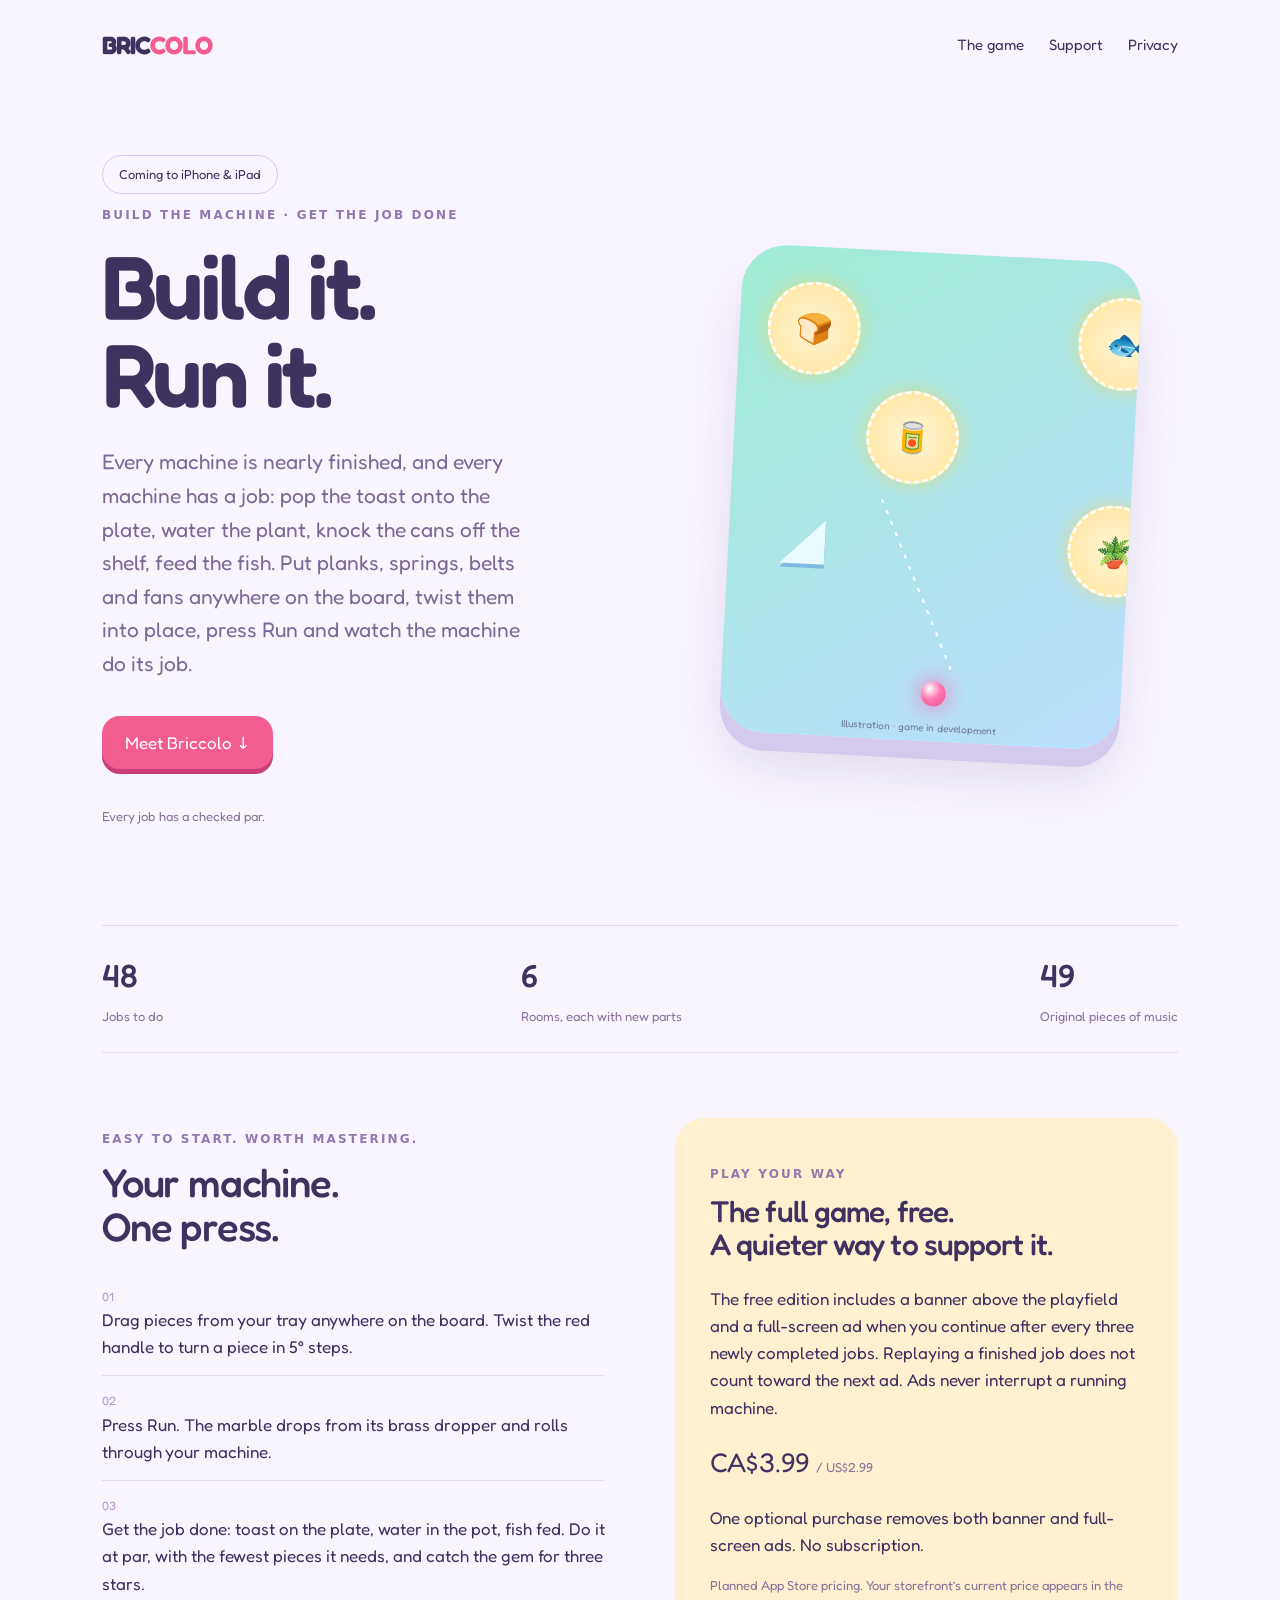
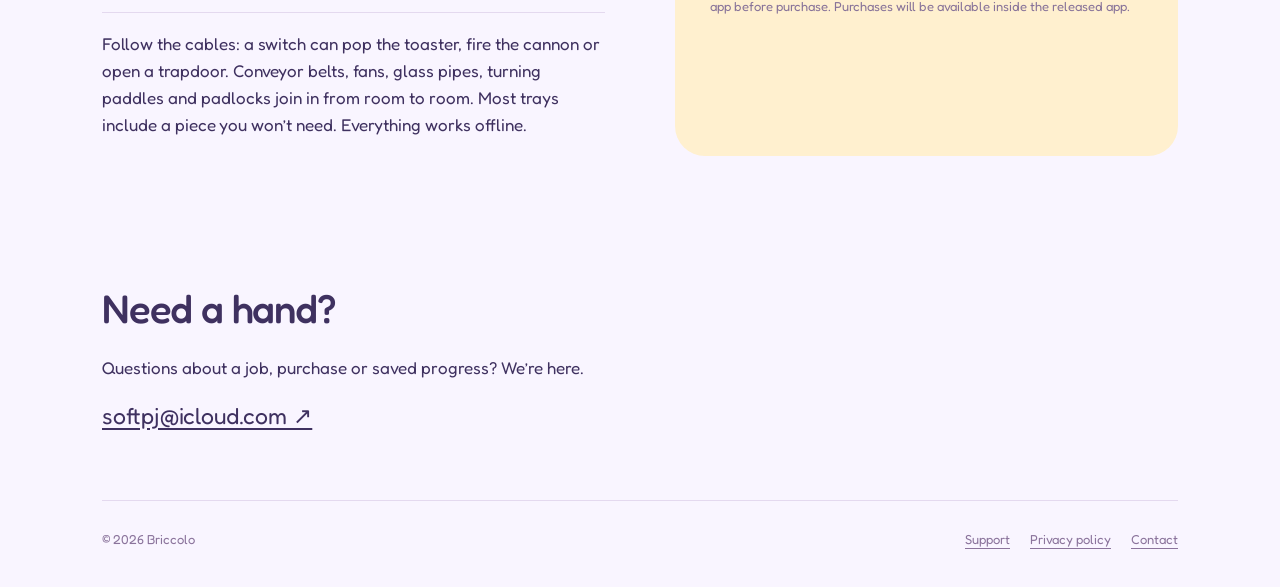
<file: index.html>
<!doctype html><html lang="en"><head><meta charset="utf-8"><meta name="viewport" content="width=device-width,initial-scale=1"><title>Build the machine, get the job done · Briccolo</title><meta name="description" content="Briccolo for iPhone and iPad: 48 hand-built machine puzzles in six rooms. Official support and privacy information."><link rel="stylesheet" href="style.css"></head><body><div class="wrap"><header><a class="brand" href="./">BRIC<b>COLO</b></a><nav aria-label="Main navigation"><a href="./#how-to-play">The game</a><a href="support.html">Support</a><a href="privacy.html">Privacy</a></nav></header><main><div class="hero"><div><span class="pill">Coming to iPhone & iPad</span><p class="eyebrow">Build the machine · get the job done</p><h1>Build it.<br>Run it.</h1><p class="lead">Every machine is nearly finished, and every machine has a job: pop the toast onto the plate, water the plant, knock the cans off the shelf, feed the fish. Put planks, springs, belts and fans anywhere on the board, twist them into place, press Run and watch the machine do its job.</p><a class="cta" href="#how-to-play">Meet Briccolo ↓</a><p class="small">Every job has a checked par.</p></div><div class="art" role="img" aria-label="Illustrated Briccolo machine with a toaster, a placed plank and a marble"><div class="board"><div class="tile bell">🍞</div><div class="tile blank">.</div><div class="tile blank">.</div><div class="tile bell">🐟</div><div class="tile blank">.</div><div class="tile bell">🥫</div><div class="tile blank">.</div><div class="tile blank">.</div><div class="tile slope">◢</div><div class="tile blank">.</div><div class="tile blank">.</div><div class="tile bell">🪴</div></div><div class="trail"></div><div class="orb"></div><small>Illustration · game in development</small></div></div><div class="stats"><div><b>48</b><span>Jobs to do</span></div><div><b>6</b><span>Rooms, each with new parts</span></div><div><b>49</b><span>Original pieces of music</span></div></div><section id="how-to-play" class="split"><div><p class="eyebrow">Easy to start. Worth mastering.</p><h2>Your machine.<br>One press.</h2><ol class="steps"><li>Drag pieces from your tray anywhere on the board. Twist the red handle to turn a piece in 5° steps.</li><li>Press Run. The marble drops from its brass dropper and rolls through your machine.</li><li>Get the job done: toast on the plate, water in the pot, fish fed. Do it at par, with the fewest pieces it needs, and catch the gem for three stars.</li></ol><p>Follow the cables: a switch can pop the toaster, fire the cannon or open a trapdoor. Conveyor belts, fans, glass pipes, turning paddles and padlocks join in from room to room. Most trays include a piece you won’t need. Everything works offline.</p></div><div class="upgrade"><p class="eyebrow">Play your way</p><h2>The full game, free.<br>A quieter way to support it.</h2><p>The free edition includes a banner above the playfield and a full-screen ad when you continue after every three newly completed jobs. Replaying a finished job does not count toward the next ad. Ads never interrupt a running machine.</p><div class="price">CA$3.99 <span class="small">/ US$2.99</span></div><p>One optional purchase removes both banner and full-screen ads. No subscription.</p><p class="small">Planned App Store pricing. Your storefront’s current price appears in the app before purchase. Purchases will be available inside the released app.</p></div></section><section><h2>Need a hand?</h2><p>Questions about a job, purchase or saved progress? We’re here.</p><a class="email" href="mailto:softpj@icloud.com?subject=Briccolo%20support">softpj@icloud.com ↗</a></section></main><footer><span>© 2026 Briccolo</span><div class="footlinks"><a href="support.html">Support</a><a href="privacy.html">Privacy policy</a><a href="mailto:softpj@icloud.com">Contact</a></div></footer></div></body></html>
</file>
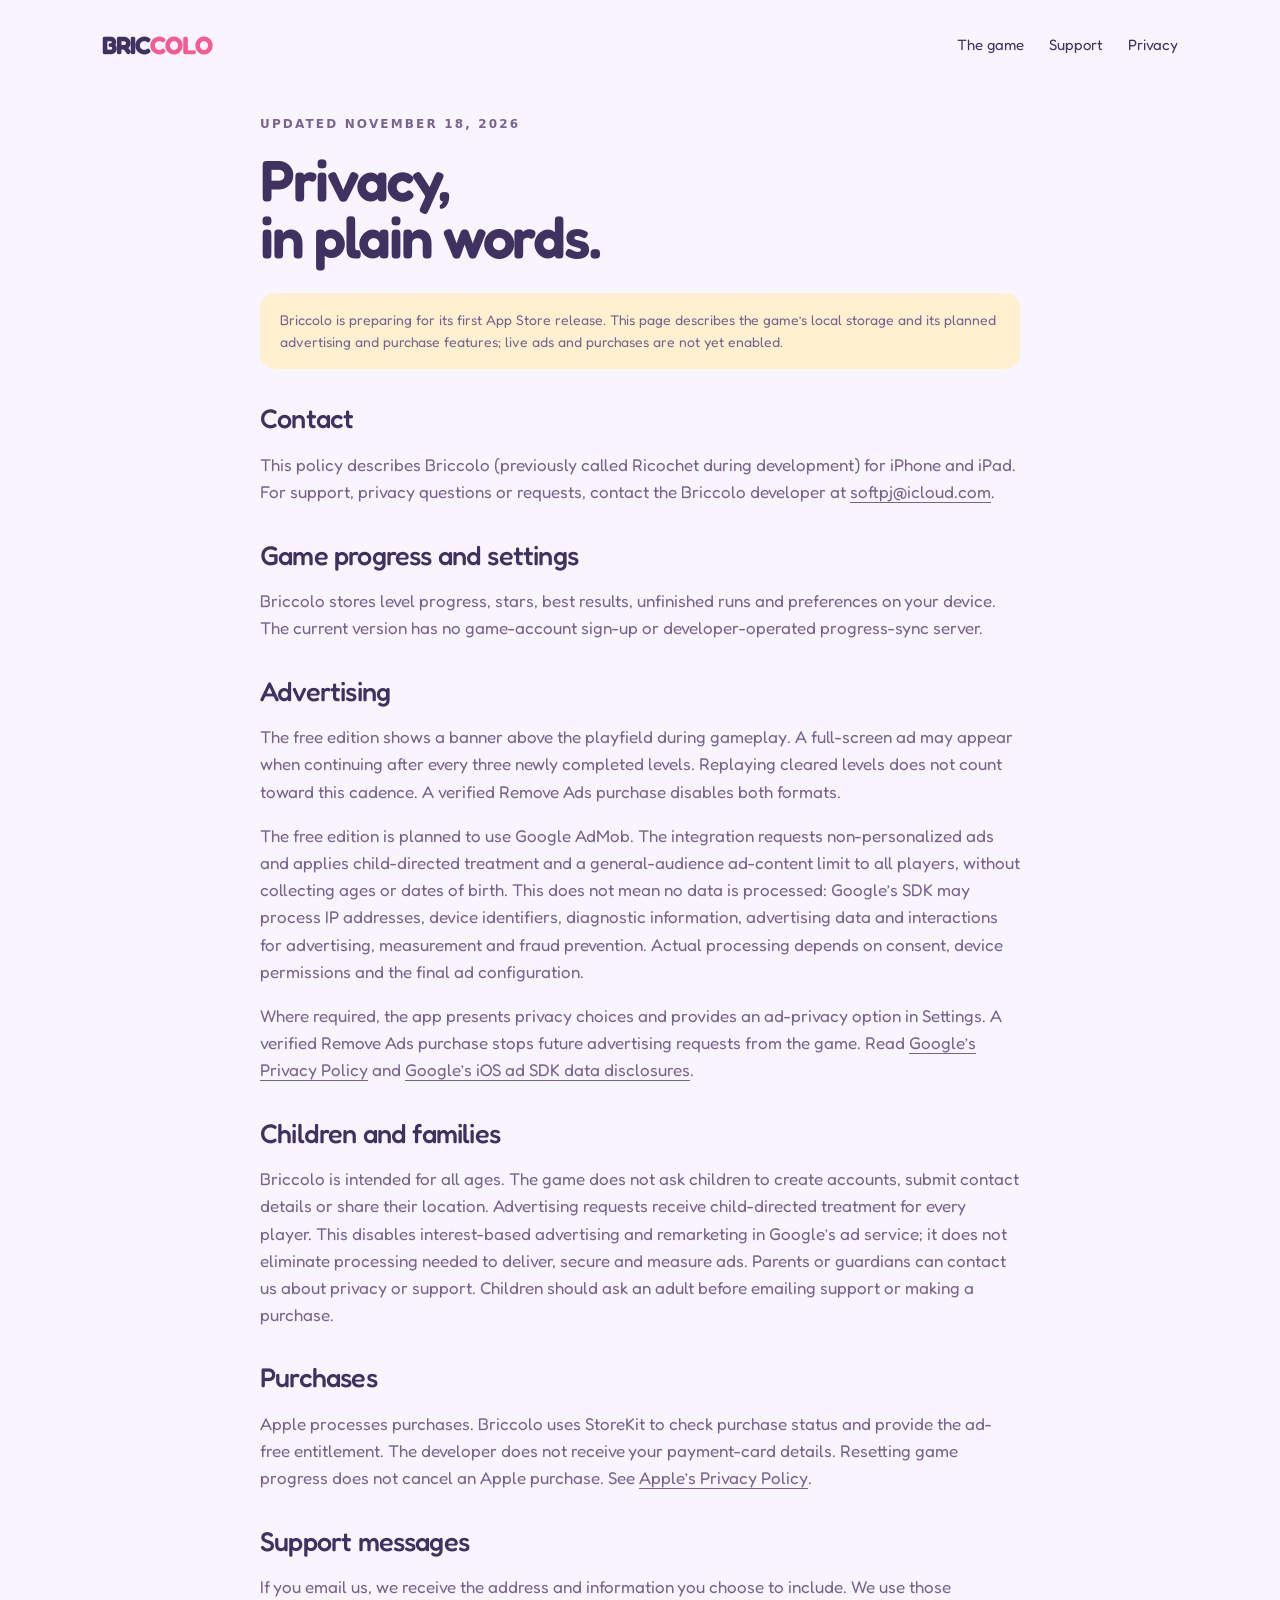
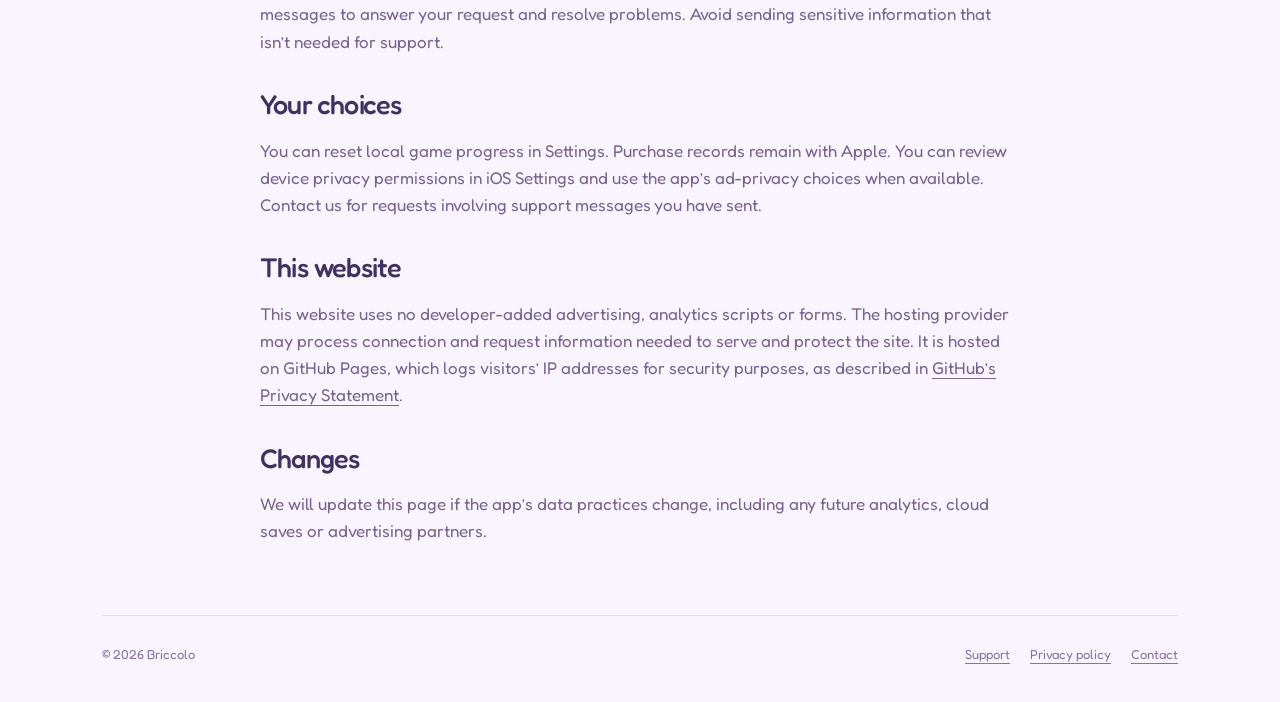
<file: privacy.html>
<!doctype html><html lang="en"><head><meta charset="utf-8"><meta name="viewport" content="width=device-width,initial-scale=1"><title>Privacy policy · Briccolo</title><meta name="description" content="Briccolo for iPhone and iPad: 108 bounce-and-clear puzzle levels. Official support and privacy information."><link rel="stylesheet" href="style.css"></head><body><div class="wrap"><header><a class="brand" href="./">BRIC<b>COLO</b></a><nav aria-label="Main navigation"><a href="./#how-to-play">The game</a><a href="support.html">Support</a><a href="privacy.html">Privacy</a></nav></header><main class="content"><p class="eyebrow">Updated November 18, 2026</p><h1>Privacy,<br>in plain words.</h1><p class="notice">Briccolo is preparing for its first App Store release. This page describes the game’s local storage and its planned advertising and purchase features; live ads and purchases are not yet enabled.</p><h2>Contact</h2><p>This policy describes Briccolo (previously called Ricochet during development) for iPhone and iPad. For support, privacy questions or requests, contact the Briccolo developer at <a href="mailto:softpj@icloud.com">softpj@icloud.com</a>.</p><h2>Game progress and settings</h2><p>Briccolo stores level progress, stars, best results, unfinished runs and preferences on your device. The current version has no game-account sign-up or developer-operated progress-sync server.</p><h2>Advertising</h2><p>The free edition shows a banner above the playfield during gameplay. A full-screen ad may appear when continuing after every three newly completed levels. Replaying cleared levels does not count toward this cadence. A verified Remove Ads purchase disables both formats.</p><p>The free edition is planned to use Google AdMob. The integration requests non-personalized ads and applies child-directed treatment and a general-audience ad-content limit to all players, without collecting ages or dates of birth. This does not mean no data is processed: Google’s SDK may process IP addresses, device identifiers, diagnostic information, advertising data and interactions for advertising, measurement and fraud prevention. Actual processing depends on consent, device permissions and the final ad configuration.</p><p>Where required, the app presents privacy choices and provides an ad-privacy option in Settings. A verified Remove Ads purchase stops future advertising requests from the game. Read <a href="https://policies.google.com/privacy">Google’s Privacy Policy</a> and <a href="https://developers.google.com/admob/ios/privacy/data-disclosure">Google’s iOS ad SDK data disclosures</a>.</p><h2>Children and families</h2><p>Briccolo is intended for all ages. The game does not ask children to create accounts, submit contact details or share their location. Advertising requests receive child-directed treatment for every player. This disables interest-based advertising and remarketing in Google’s ad service; it does not eliminate processing needed to deliver, secure and measure ads. Parents or guardians can contact us about privacy or support. Children should ask an adult before emailing support or making a purchase.</p><h2>Purchases</h2><p>Apple processes purchases. Briccolo uses StoreKit to check purchase status and provide the ad-free entitlement. The developer does not receive your payment-card details. Resetting game progress does not cancel an Apple purchase. See <a href="https://www.apple.com/legal/privacy/">Apple’s Privacy Policy</a>.</p><h2>Support messages</h2><p>If you email us, we receive the address and information you choose to include. We use those messages to answer your request and resolve problems. Avoid sending sensitive information that isn’t needed for support.</p><h2>Your choices</h2><p>You can reset local game progress in Settings. Purchase records remain with Apple. You can review device privacy permissions in iOS Settings and use the app’s ad-privacy choices when available. Contact us for requests involving support messages you have sent.</p><h2>This website</h2><p>This website uses no developer-added advertising, analytics scripts or forms. The hosting provider may process connection and request information needed to serve and protect the site. It is hosted on GitHub Pages, which logs visitors’ IP addresses for security purposes, as described in <a href="https://docs.github.com/en/site-policy/privacy-policies/github-general-privacy-statement">GitHub’s Privacy Statement</a>.</p><h2>Changes</h2><p>We will update this page if the app’s data practices change, including any future analytics, cloud saves or advertising partners.</p></main><footer><span>© 2026 Briccolo</span><div class="footlinks"><a href="support.html">Support</a><a href="privacy.html">Privacy policy</a><a href="mailto:softpj@icloud.com">Contact</a></div></footer></div></body></html>
</file>
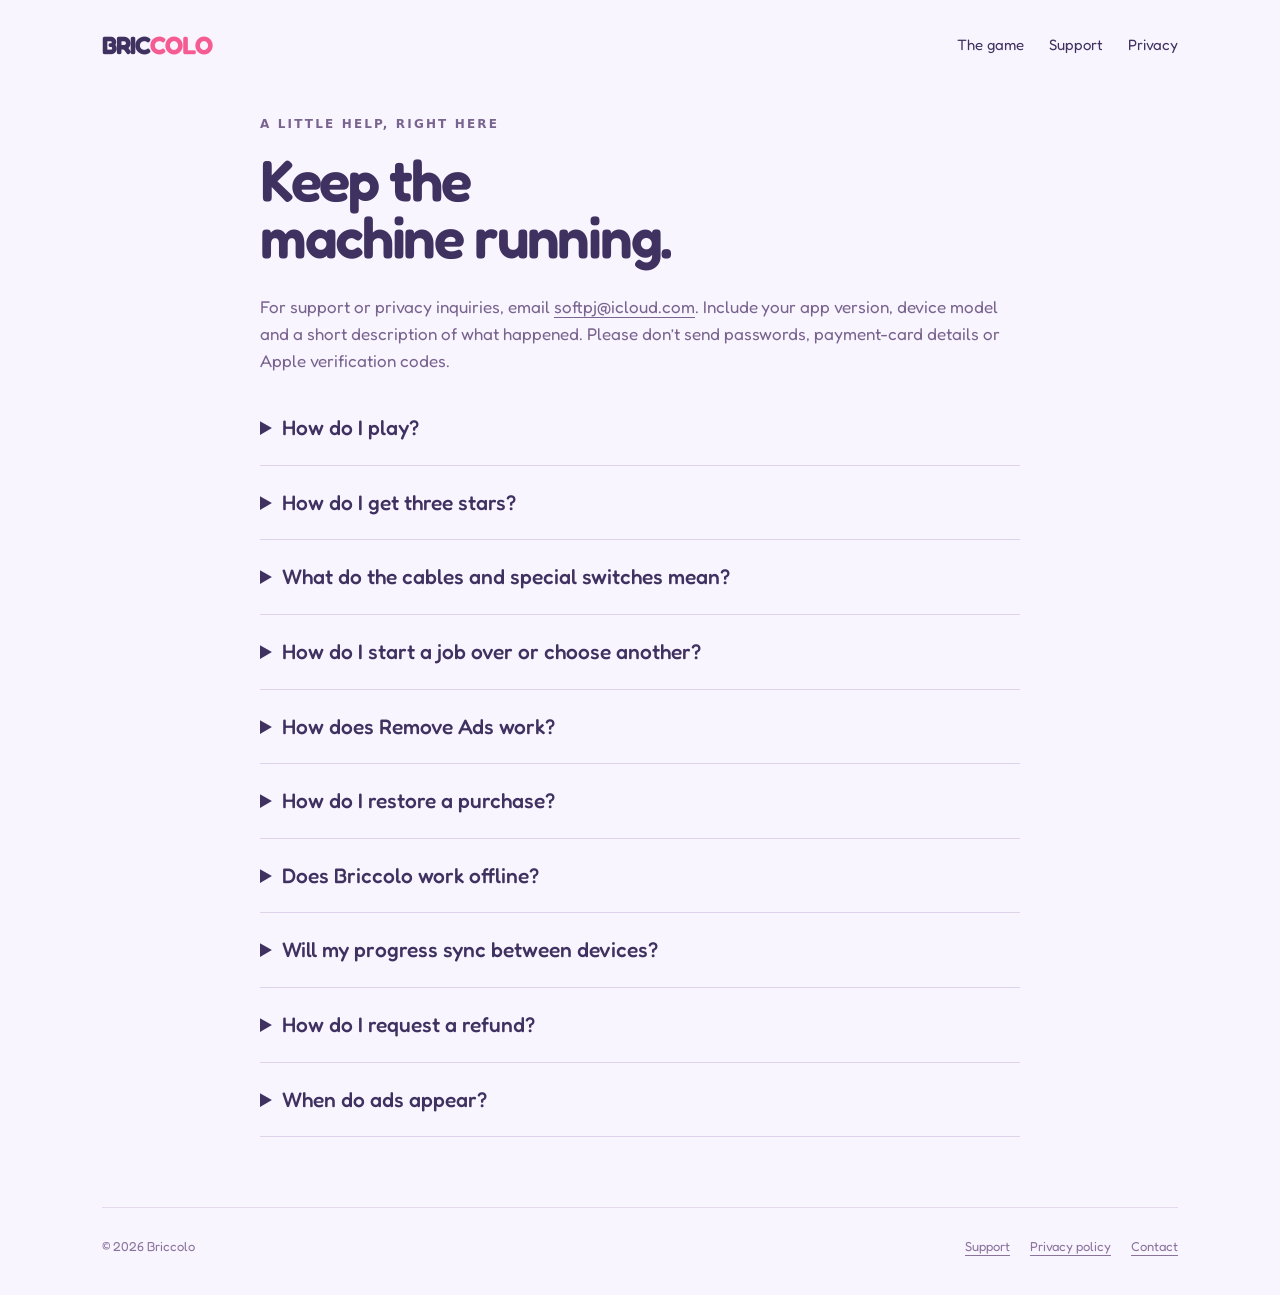
<file: support.html>
<!doctype html><html lang="en"><head><meta charset="utf-8"><meta name="viewport" content="width=device-width,initial-scale=1"><title>Support · Briccolo</title><meta name="description" content="Briccolo for iPhone and iPad: 48 hand-built machine puzzles. Official support and privacy information."><link rel="stylesheet" href="style.css"></head><body><div class="wrap"><header><a class="brand" href="./">BRIC<b>COLO</b></a><nav aria-label="Main navigation"><a href="./#how-to-play">The game</a><a href="support.html">Support</a><a href="privacy.html">Privacy</a></nav></header><main class="content"><p class="eyebrow">A little help, right here</p><h1>Keep the<br>machine running.</h1><p>For support or privacy inquiries, email <a href="mailto:softpj@icloud.com?subject=Briccolo%20support">softpj@icloud.com</a>. Include your app version, device model and a short description of what happened. Please don’t send passwords, payment-card details or Apple verification codes.</p><details><summary>How do I play?</summary><p>Every machine is nearly finished: the grey steel is the machine, and the pieces in your tray fill its gaps. Drag a piece anywhere on the board, or tap a piece and then a spot. Tap a placed piece to select it and twist its red handle to turn it in 5° steps; drag it to move it, or drop it back on the tray to take it off. Press Run to start the machine and Stop to go back to building. The job is done when the toast lands on the plate, the plant gets its water, the cans fall, the ball reaches the basket or the fish is fed. Tap 💡 Hint to see where the next piece goes.</p></details><details><summary>How do I get three stars?</summary><p>One star for getting the job done, one for doing it at par (the fewest pieces it needs; most trays hold a piece you won’t need) and one for catching the 💎 gem on the way. Using a hint caps a job at two stars.</p></details><details><summary>What do the cables and special switches mean?</summary><p>A cable runs from a switch to the machinery it works, and a spark runs along it when the switch is pressed: the toaster pops, the cannon fires or the trapdoor opens. A HEAVY switch ignores marbles: only the big ball is heavy enough. BLUE ONLY and TOAST ONLY switches answer to nothing else. A padlock needs all of its switches pressed.</p></details><details><summary>How do I start a job over or choose another?</summary><p>Tap Rebuild this one (or Try for ★★★) on the results screen, or open Menu → Start this machine over. Menu → Level select returns to the job board.</p></details><details><summary>How does Remove Ads work?</summary><p>The planned one-time purchase disables every ad. In the released app, open Settings → Remove Ads. Apple displays the current price for your storefront before you confirm.</p></details><details><summary>How do I restore a purchase?</summary><p>On the same Apple Account used to purchase, open Settings → Remove Ads → Restore purchases. A progress reset doesn’t remove an active ad-free purchase.</p></details><details><summary>Does Briccolo work offline?</summary><p>The jobs and original music are bundled with the game. Advertising, new purchases and some store checks need a connection. A missing ad never blocks the next job.</p></details><details><summary>Will my progress sync between devices?</summary><p>The current version saves progress on each device. Automatic cross-device progress sync is not included. Apple purchases can be restored with the Apple Account used to buy them.</p></details><details><summary>How do I request a refund?</summary><p>Apple handles App Store payments and refund requests. Visit <a href="https://reportaproblem.apple.com/">Apple’s Report a Problem page</a>.</p></details><details><summary>When do ads appear?</summary><p>The free edition shows a banner above the playfield during gameplay. A full-screen ad may appear when you continue after every three newly completed jobs. Replaying finished jobs does not count toward the next ad, and ads never interrupt a running machine. Remove Ads disables both formats.</p></details></main><footer><span>© 2026 Briccolo</span><div class="footlinks"><a href="support.html">Support</a><a href="privacy.html">Privacy policy</a><a href="mailto:softpj@icloud.com">Contact</a></div></footer></div></body></html>
</file>
<file: style.css>
@font-face{font-family:Fredoka;src:url(assets/fredoka.ttf);font-weight:300 700;font-display:swap}*{box-sizing:border-box}html{scroll-behavior:smooth}body{margin:0;background:#f9f5ff;color:#3f3160;font:17px/1.6 Fredoka,system-ui,sans-serif}a{color:inherit;text-underline-offset:4px}button,a,summary{touch-action:manipulation}a:focus-visible,summary:focus-visible{outline:3px solid #6844bf;outline-offset:5px}.review{background:#403260;color:#eee6ff;text-align:center;font:12px/1.6 system-ui;padding:9px 16px}.wrap{max-width:1140px;margin:auto;padding:0 32px}header{display:flex;align-items:center;justify-content:space-between;padding:25px 0;gap:25px}.brand{font-size:25px;font-weight:700;text-decoration:none;letter-spacing:-1px}.brand b{color:#f55c91}nav{display:flex;gap:25px;font-size:15px}nav a{text-decoration:none}nav a:hover{color:#c43d7f}.hero{display:grid;grid-template-columns:1.05fr 1fr;gap:65px;align-items:center;padding:65px 0 85px}.eyebrow{text-transform:uppercase;font:600 12px/1.5 system-ui;letter-spacing:.18em;color:#9178ae}h1{font-size:clamp(54px,7vw,92px);line-height:.98;letter-spacing:-.04em;margin:19px 0 27px;font-weight:600}.lead{font-size:21px;max-width:430px;color:#7d6896}.pill{display:inline-block;border:1px solid #d8c8eb;border-radius:50px;padding:8px 16px;font-size:13px}.cta{display:inline-block;background:#f25c91;color:white;border-radius:18px;padding:13px 23px;text-decoration:none;box-shadow:0 5px 0 #c93e75;margin:14px 0 24px}.small{font-size:13px;color:#887399}.art{background:linear-gradient(145deg,#a0ecd3,#badfff);border-radius:45px;padding:35px 28px 30px;box-shadow:0 18px 0 #d4caeb,0 35px 55px #49336c21;transform:rotate(3deg);position:relative;aspect-ratio: .82;max-width:400px;justify-self:center;width:100%;overflow:hidden}.board{display:grid;grid-template-columns:repeat(4,1fr);gap:11px;position:relative;z-index:1}.tile{aspect-ratio:1;display:grid;place-items:center;border-radius:21%;background:linear-gradient(#87e4fa,#24c2e9);color:white;font-size:34px;font-weight:600;box-shadow:inset 0 4px 0 #ffffff99,0 6px 0 #2899b3;border:3px solid #6ad5ef}.tile:nth-child(3n){background:linear-gradient(#d4f478,#9fdd3d);border-color:#c5ed65;box-shadow:inset 0 4px 0 #ffffff99,0 6px 0 #7aaf28}.tile:nth-child(4n){background:linear-gradient(#ffc477,#ff9163);border-color:#ffbc7c;box-shadow:inset 0 4px 0 #ffffff99,0 6px 0 #da7252}.tile.blank{visibility:hidden}.tile.bell{background:radial-gradient(circle,#fff6d6,#ffe39a);border:3px dashed #ffffffcc;box-shadow:0 0 18px #ffd34d88;border-radius:50%;font-size:30px}.tile.slope{background:none;border:none;box-shadow:none;color:#e9fbff;font-size:58px;text-shadow:0 4px 0 #7fb8e0}.orb{position:absolute;left:50%;bottom:35px;width:25px;height:25px;border-radius:50%;background:radial-gradient(circle at 35% 30%,#fff,#ff77b1 45%,#ee4b91);box-shadow:0 0 25px #ff65b5}.trail{position:absolute;width:200px;height:2px;background:repeating-linear-gradient(90deg,#ffffff00 0 8px,#fff 8px 12px);bottom:155px;left:90px;transform:rotate(65deg)}.art small{position:absolute;left:0;right:0;bottom:6px;text-align:center;font-size:10px;opacity:.6}.stats{display:flex;border-top:1px solid #e4d9ef;border-bottom:1px solid #e4d9ef;padding:24px 0;justify-content:space-between;gap:20px}.stats b{display:block;font-size:32px;font-weight:500}.stats span{font-size:13px;color:#8b729e}section{padding:65px 0}h2{font-size:40px;line-height:1.1;font-weight:500;letter-spacing:-.03em;margin:0 0 24px}.split{display:grid;grid-template-columns:1fr 1fr;gap:70px}.steps{padding:0;list-style:none;counter-reset:steps}.steps li{padding:15px 0;border-bottom:1px solid #e4d9ef;counter-increment:steps}.steps li:before{content:'0' counter(steps);font-size:12px;color:#b69acb;display:block}.upgrade{background:#fff0cf;border-radius:30px;padding:35px}.upgrade h2{font-size:30px}.upgrade .price{font-size:27px;margin:20px 0}.content{max-width:760px;margin:25px auto 70px}.content h1{font-size:58px}.content h2{font-size:27px;margin:35px 0 14px}.content p{color:#79648f}.email{font-size:23px;word-break:break-word}details{padding:20px 0;border-bottom:1px solid #dfd2eb}summary{cursor:pointer;font-size:21px;font-weight:500}details p{margin-bottom:0}footer{padding:28px 0 38px;border-top:1px solid #e4d9ef;display:flex;justify-content:space-between;gap:20px;font-size:13px;color:#8b749c}.footlinks{display:flex;gap:20px}.notice{background:#fff0cf;border-radius:15px;padding:16px 20px;font-size:14px}.legal-links{display:flex;gap:20px;flex-wrap:wrap}@media(max-width:720px){.wrap{padding:0 22px}header{align-items:flex-start}.brand{font-size:21px}nav{font-size:13px;gap:14px}.hero{grid-template-columns:1fr;gap:30px;padding:40px 0 65px}.lead{font-size:19px}.art{max-width:320px;margin-top:15px;transform:rotate(2deg)}h1{font-size:67px}.stats b{font-size:27px}.stats span{font-size:11px}.split{grid-template-columns:1fr;gap:30px}section{padding:45px 0}h2{font-size:34px}.content h1{font-size:48px}footer{flex-direction:column}.tile{font-size:27px}}@media(max-width:480px){header{flex-wrap:wrap;gap:12px}nav{width:100%;gap:24px}.hero{padding-top:25px}}@media(prefers-reduced-motion:reduce){html{scroll-behavior:auto}}
</file>
